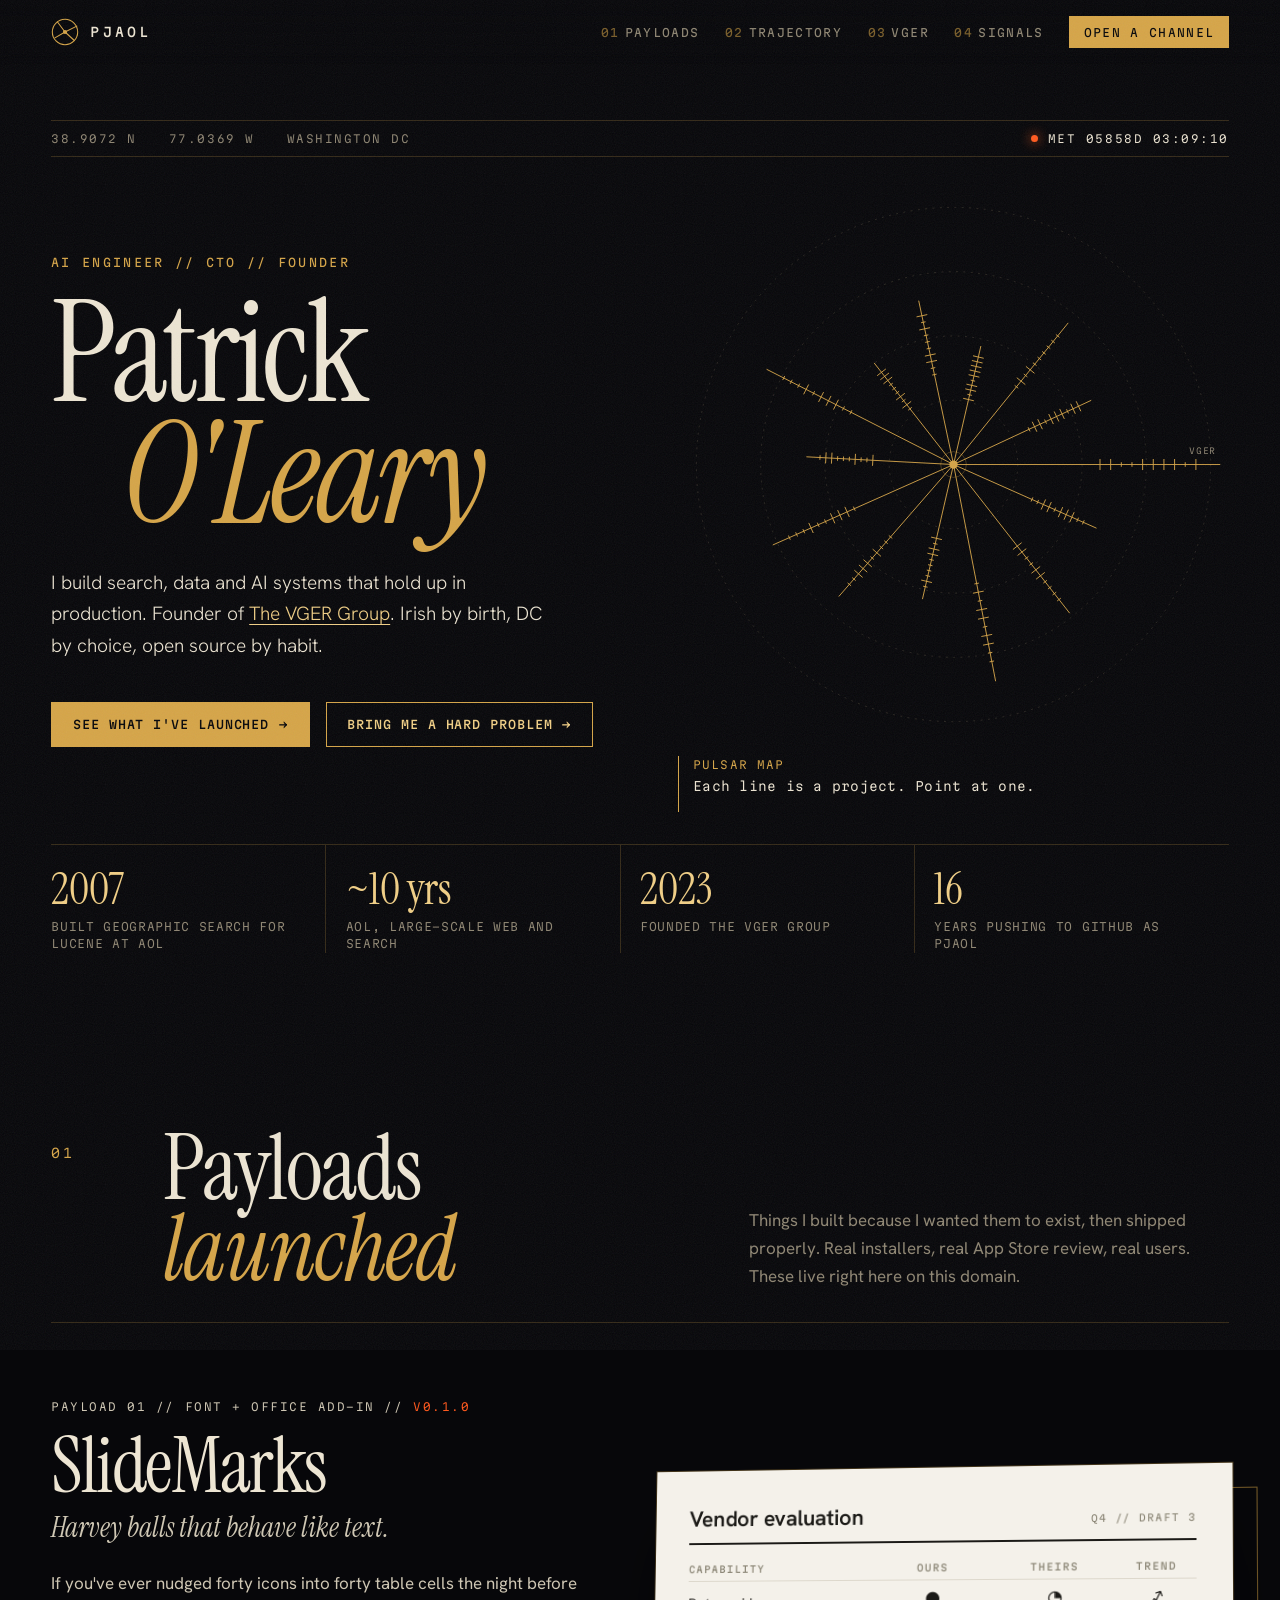
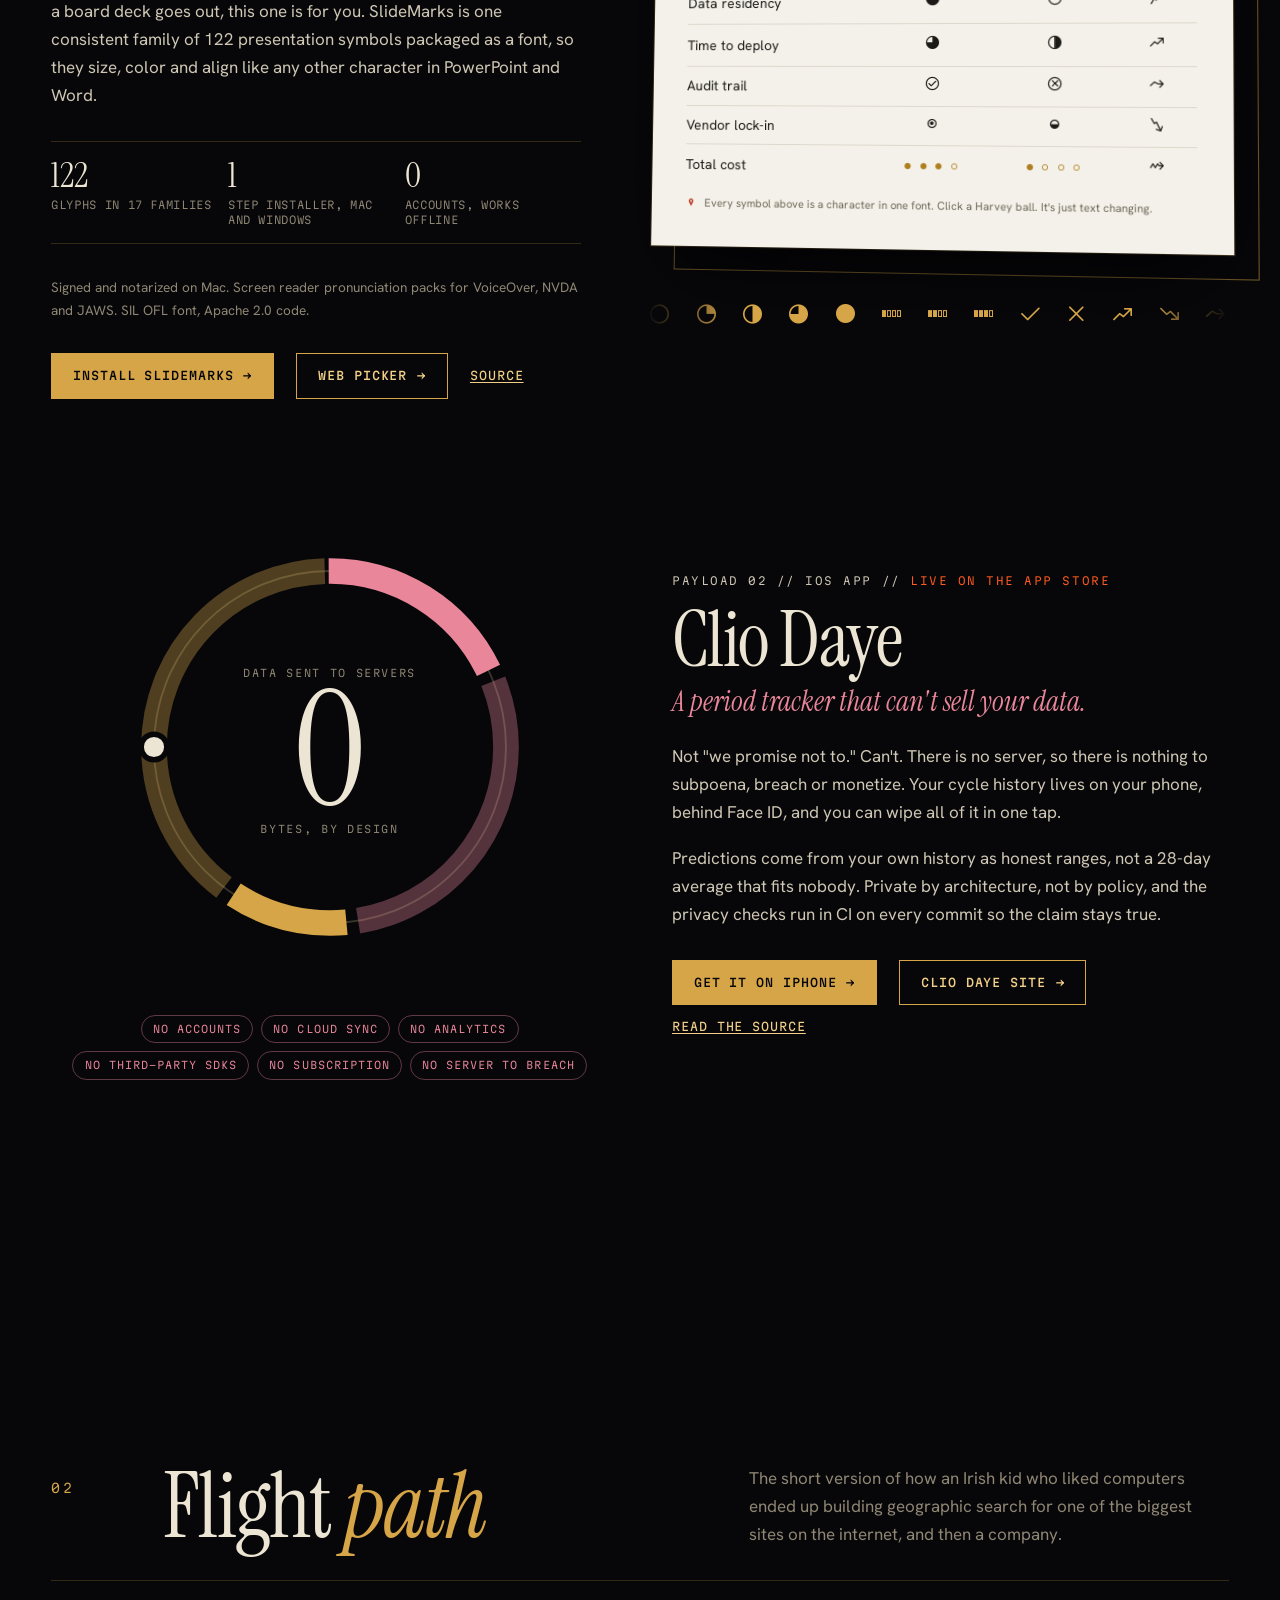
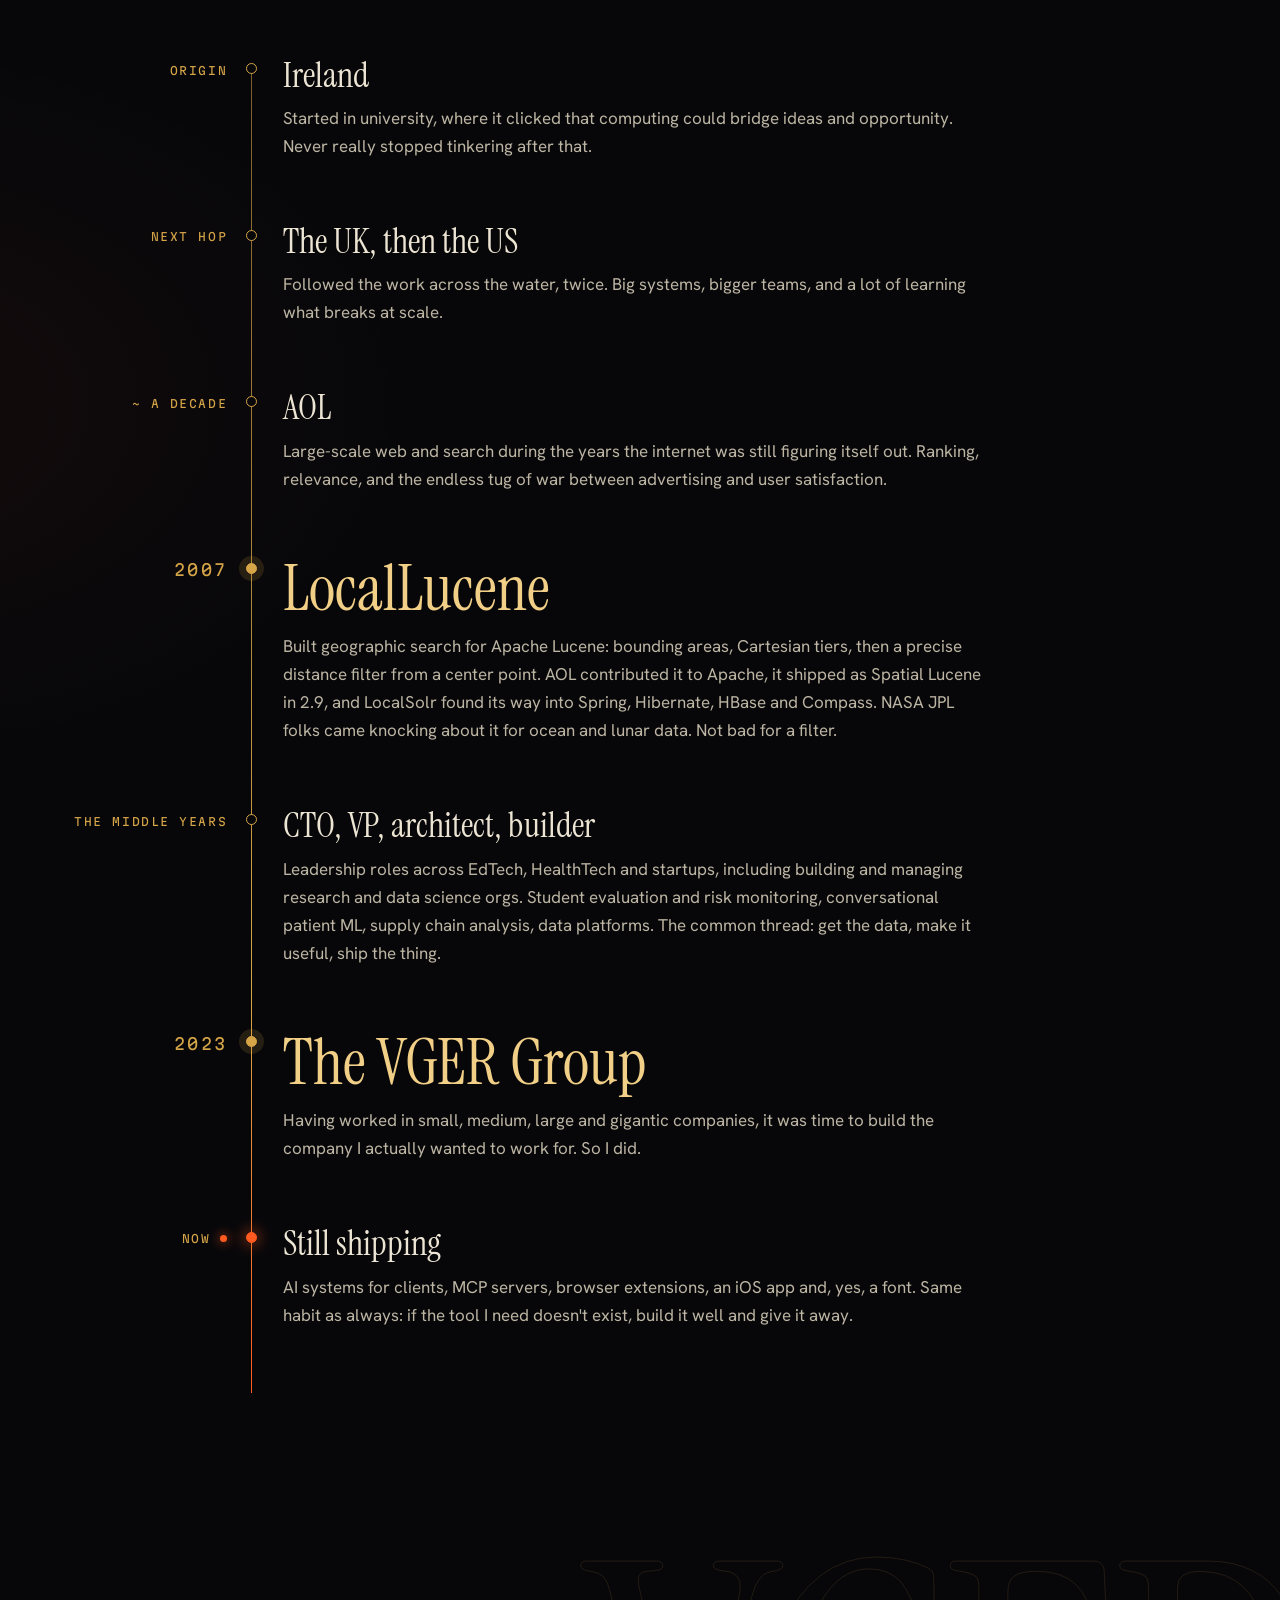
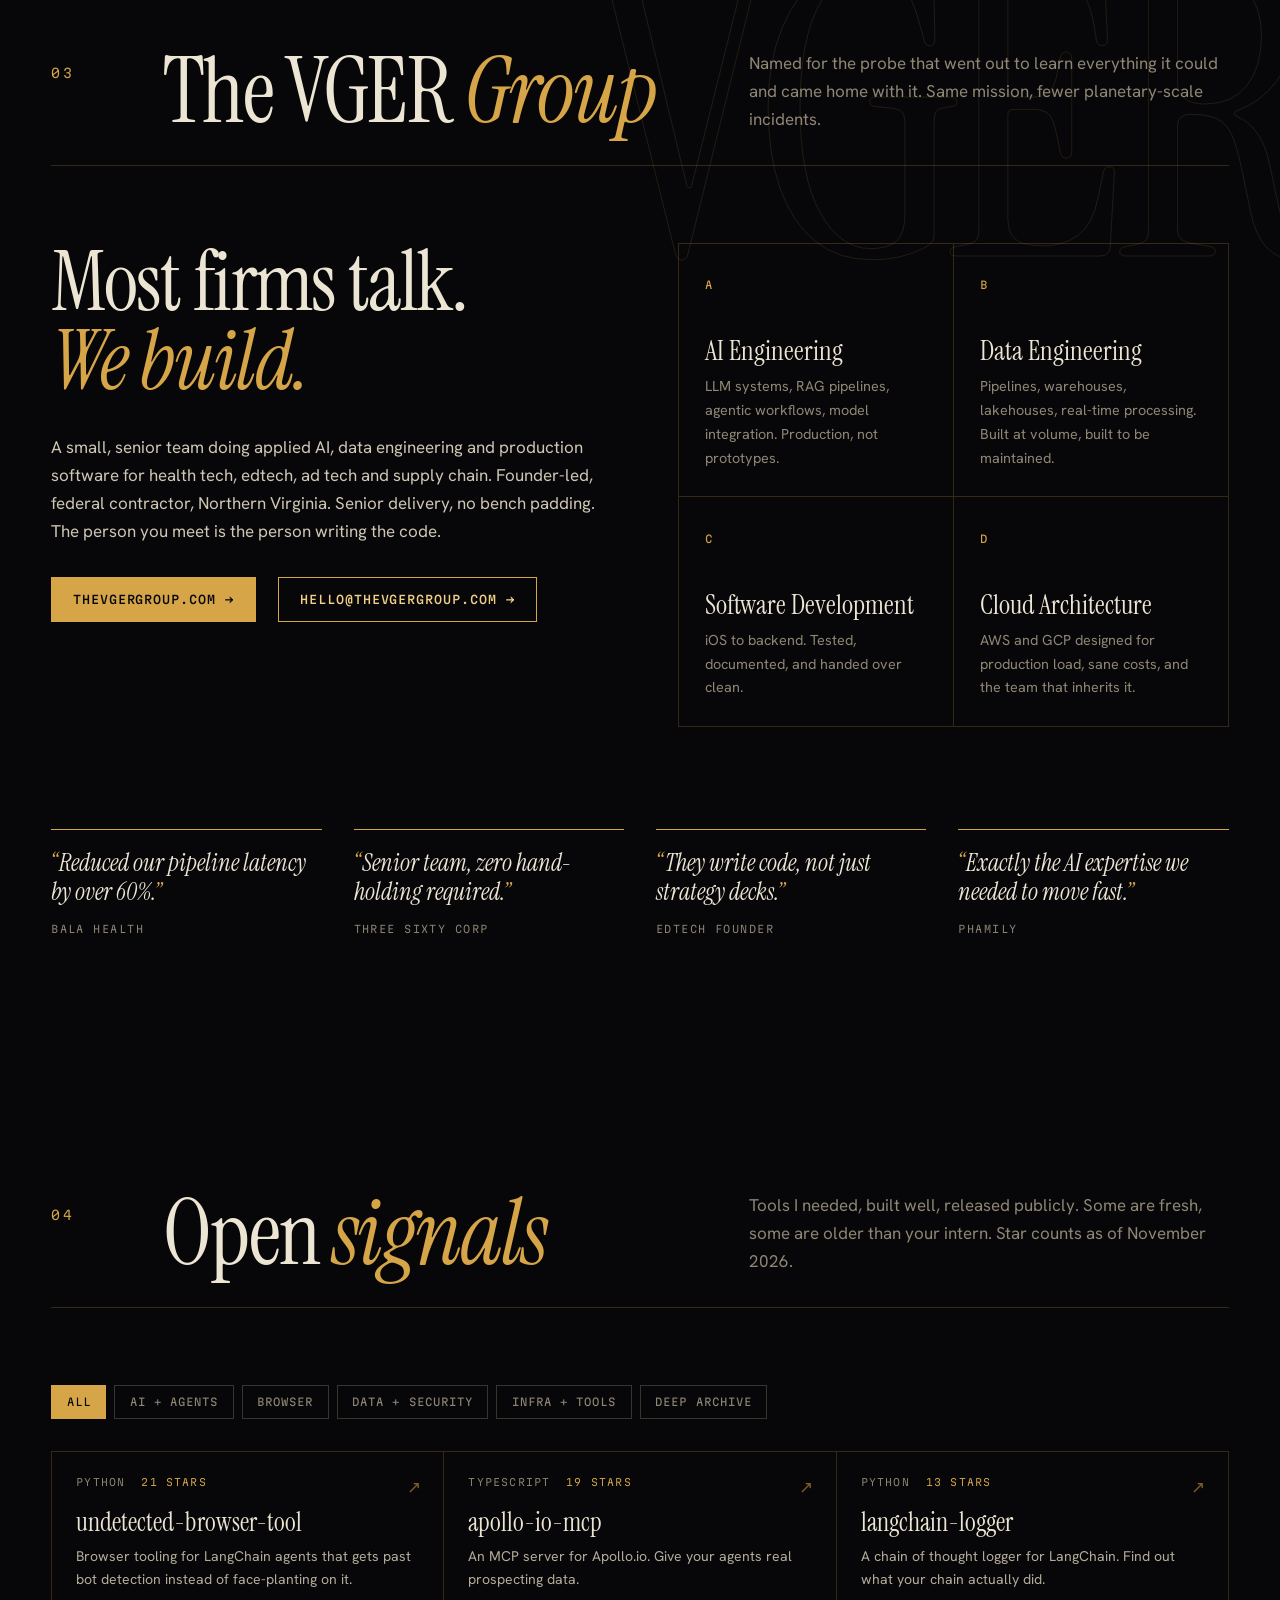
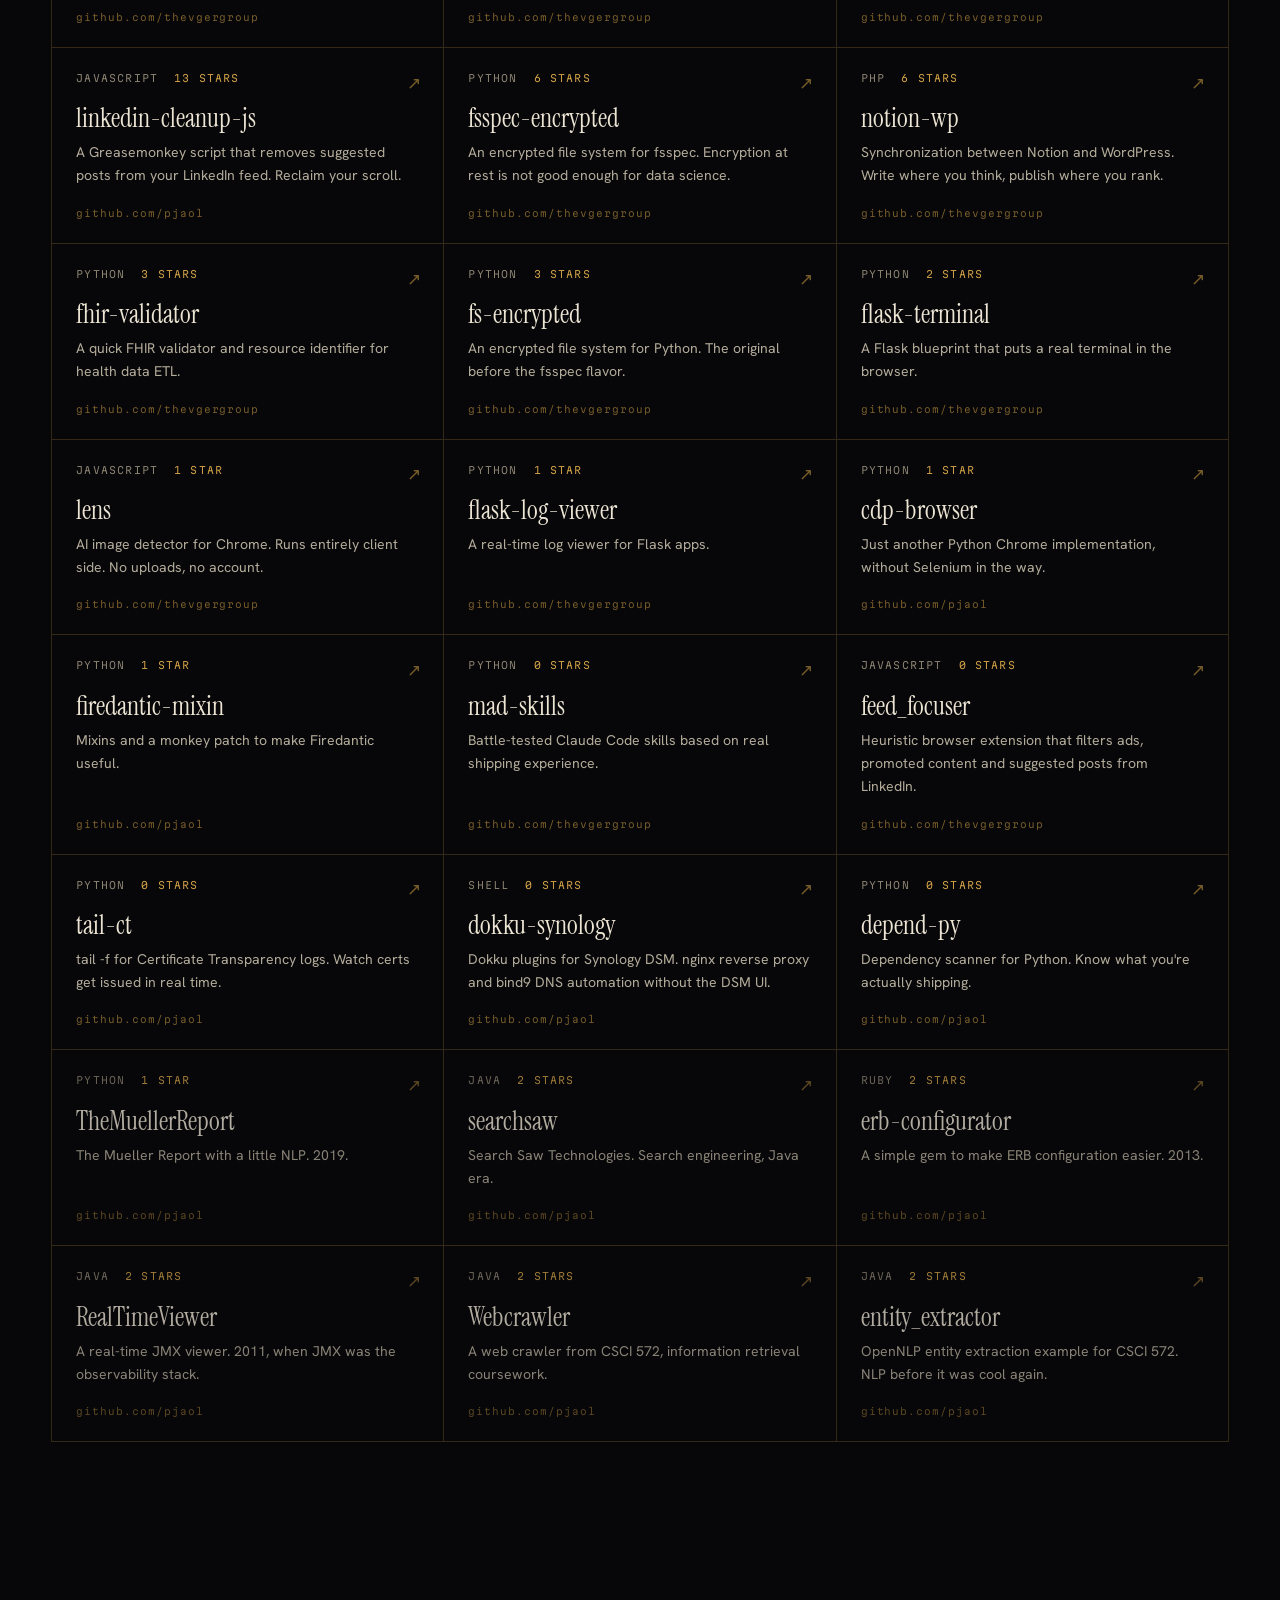
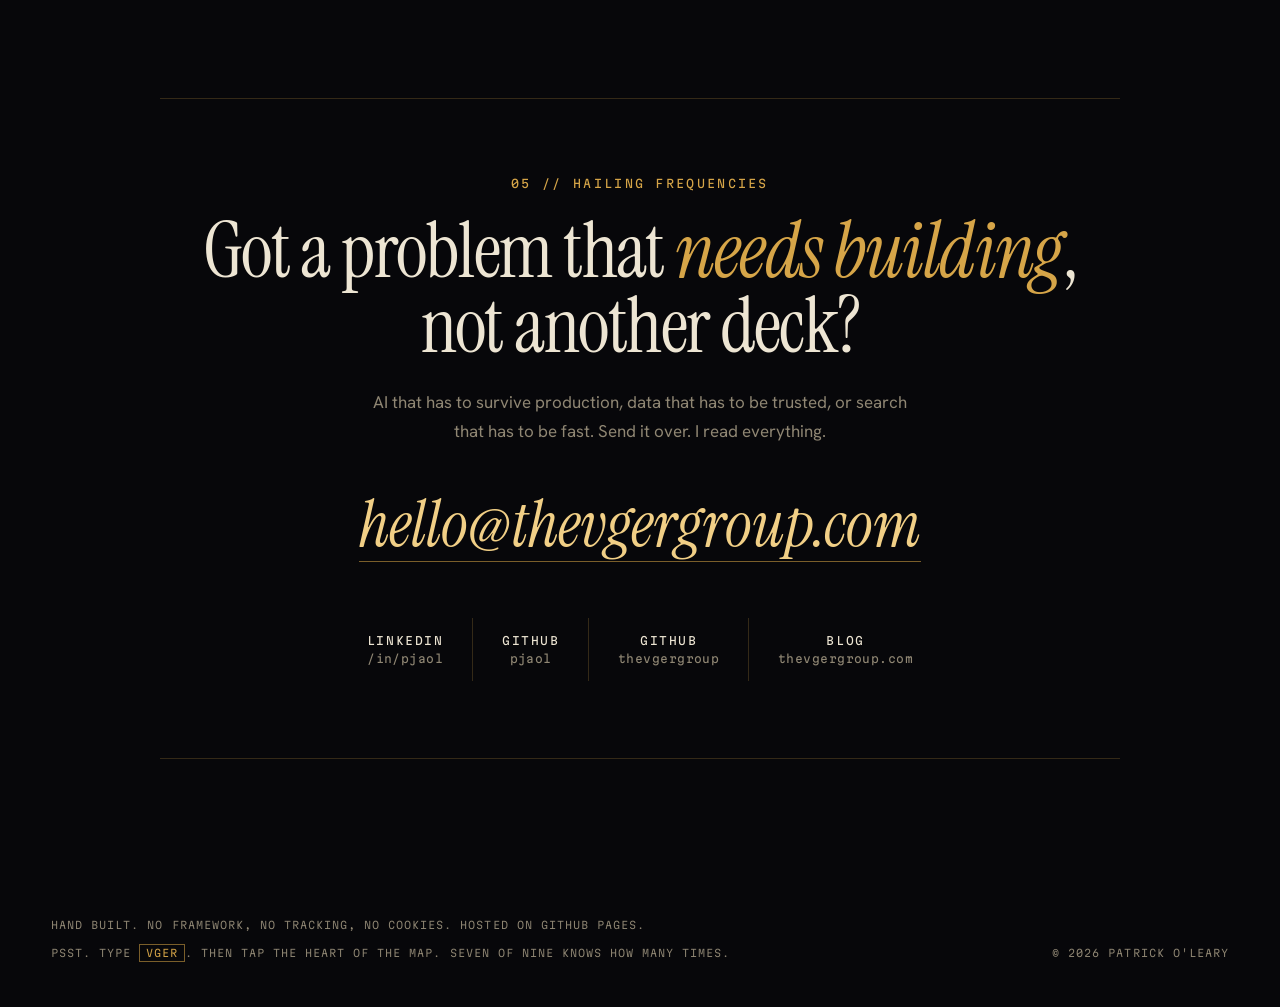
<file: index.html>
<!doctype html>
<html lang="en">
<head>
  <meta charset="utf-8">
  <meta name="viewport" content="width=device-width, initial-scale=1">
  <title>Patrick O'Leary: AI Engineer, CTO, Founder of The VGER Group</title>
  <meta name="description" content="Patrick O'Leary, AI and data engineering leader in Washington DC. Founder of The VGER Group, creator of LocalLucene, builder of SlideMarks and Clio Daye.">
  <meta name="author" content="Patrick O'Leary">
  <meta name="robots" content="index, follow, max-image-preview:large">
  <link rel="canonical" href="https://pjaol.github.io/">

  <meta property="og:type" content="profile">
  <meta property="og:site_name" content="Patrick O'Leary">
  <meta property="og:locale" content="en_US">
  <meta property="og:url" content="https://pjaol.github.io/">
  <meta property="og:title" content="Patrick O'Leary: AI Engineer, CTO, Founder of The VGER Group">
  <meta property="og:description" content="Search, data and AI systems that hold up in production. Creator of LocalLucene. Founder of The VGER Group. Builder of SlideMarks and Clio Daye.">
  <meta property="og:image" content="https://pjaol.github.io/assets/og-image.png">
  <meta property="og:image:width" content="1200">
  <meta property="og:image:height" content="630">
  <meta property="og:image:alt" content="Patrick O'Leary. A gold pulsar map on black, in the style of the Voyager Golden Record.">
  <meta property="profile:first_name" content="Patrick">
  <meta property="profile:last_name" content="O'Leary">
  <meta property="profile:username" content="pjaol">
  <meta name="twitter:card" content="summary_large_image">
  <meta name="twitter:title" content="Patrick O'Leary: AI Engineer, CTO, Founder of The VGER Group">
  <meta name="twitter:description" content="Search, data and AI systems that hold up in production. Creator of LocalLucene. Founder of The VGER Group.">
  <meta name="twitter:image" content="https://pjaol.github.io/assets/og-image.png">

  <meta name="theme-color" content="#07070a">
  <link rel="icon" href="assets/favicon.svg" type="image/svg+xml">
  <link rel="icon" href="assets/favicon-32.png" type="image/png" sizes="32x32">
  <link rel="apple-touch-icon" href="assets/apple-touch-icon.png">
  <link rel="manifest" href="site.webmanifest">
  <link rel="me" href="https://github.com/pjaol">
  <link rel="me" href="https://www.linkedin.com/in/pjaol/">
  <link rel="preload" href="assets/SlideMarks-Regular.woff2" as="font" type="font/woff2" crossorigin>

  <script type="application/ld+json">
  {
    "@context": "https://schema.org",
    "@graph": [
      {
        "@type": "ProfilePage",
        "@id": "https://pjaol.github.io/#page",
        "url": "https://pjaol.github.io/",
        "name": "Patrick O'Leary: AI Engineer, CTO, Founder of The VGER Group",
        "inLanguage": "en",
        "mainEntity": { "@id": "https://pjaol.github.io/#person" },
        "about": { "@id": "https://pjaol.github.io/#person" },
        "hasPart": [
          { "@id": "https://pjaol.github.io/SlideMarks/#app" },
          { "@id": "https://pjaol.github.io/safeflow/#app" }
        ]
      },
      {
        "@type": "Person",
        "@id": "https://pjaol.github.io/#person",
        "name": "Patrick O'Leary",
        "alternateName": "pjaol",
        "url": "https://pjaol.github.io/",
        "email": "mailto:hello@thevgergroup.com",
        "jobTitle": "Founder and CEO",
        "description": "AI, data and search engineering leader. Founder of The VGER Group. Creator of LocalLucene, the geographic search extension that became Spatial Lucene.",
        "worksFor": { "@id": "https://thevgergroup.com/#org" },
        "founder": { "@id": "https://thevgergroup.com/#org" },
        "homeLocation": { "@type": "Place", "name": "Washington, DC, United States" },
        "knowsAbout": [
          "Artificial intelligence", "Machine learning", "Large language models", "Retrieval-augmented generation",
          "AI agents", "Model Context Protocol", "Search engines", "Apache Lucene", "Apache Solr", "Geospatial search",
          "Data engineering", "Data science", "Software architecture", "Cloud architecture", "Privacy engineering",
          "Health technology", "Education technology"
        ],
        "sameAs": [
          "https://www.linkedin.com/in/pjaol/",
          "https://github.com/pjaol",
          "https://thevgergroup.com/about"
        ]
      },
      {
        "@type": "Organization",
        "@id": "https://thevgergroup.com/#org",
        "name": "The VGER Group",
        "url": "https://thevgergroup.com/",
        "email": "hello@thevgergroup.com",
        "description": "AI consultancy and engineering group. Applied AI, data engineering, software development and cloud architecture.",
        "foundingDate": "2023",
        "areaServed": "US",
        "founder": { "@id": "https://pjaol.github.io/#person" },
        "sameAs": [
          "https://www.linkedin.com/company/the-vger-group",
          "https://github.com/thevgergroup"
        ]
      },
      {
        "@type": "SoftwareApplication",
        "@id": "https://pjaol.github.io/SlideMarks/#app",
        "name": "SlideMarks",
        "url": "https://pjaol.github.io/SlideMarks/",
        "description": "Harvey balls, arrows, checks, ratings and trend symbols for PowerPoint and Word tables, packaged as a font that behaves like text.",
        "applicationCategory": "BusinessApplication",
        "operatingSystem": "macOS, Windows",
        "softwareVersion": "0.1.0",
        "license": "https://www.apache.org/licenses/LICENSE-2.0",
        "codeRepository": "https://github.com/pjaol/SlideMarks",
        "author": { "@id": "https://pjaol.github.io/#person" },
        "offers": { "@type": "Offer", "price": "0", "priceCurrency": "USD" }
      },
      {
        "@type": "MobileApplication",
        "@id": "https://pjaol.github.io/safeflow/#app",
        "name": "Clio Daye",
        "url": "https://pjaol.github.io/safeflow/",
        "installUrl": "https://apps.apple.com/app/id6761509532",
        "description": "Privacy-first menstrual cycle tracker for iPhone. No accounts, no cloud sync, no analytics. Everything stays on your device.",
        "applicationCategory": "HealthApplication",
        "operatingSystem": "iOS",
        "codeRepository": "https://github.com/pjaol/safeflow",
        "author": { "@id": "https://pjaol.github.io/#person" },
        "publisher": { "@id": "https://thevgergroup.com/#org" },
        "offers": { "@type": "Offer", "price": "0", "priceCurrency": "USD" }
      }
    ]
  }
  </script>
  <link rel="preconnect" href="https://fonts.googleapis.com">
  <link rel="preconnect" href="https://fonts.gstatic.com" crossorigin>
  <link rel="preload" as="style" href="https://fonts.googleapis.com/css2?family=Instrument+Serif:ital@0;1&family=Hanken+Grotesk:wght@300;400;500;600&family=Martian+Mono:wght@300;400;500&display=swap">
  <link rel="stylesheet" href="https://fonts.googleapis.com/css2?family=Instrument+Serif:ital@0;1&family=Hanken+Grotesk:wght@300;400;500;600&family=Martian+Mono:wght@300;400;500&display=swap" media="print" onload="this.media='all'">
  <noscript><link rel="stylesheet" href="https://fonts.googleapis.com/css2?family=Instrument+Serif:ital@0;1&family=Hanken+Grotesk:wght@300;400;500;600&family=Martian+Mono:wght@300;400;500&display=swap"></noscript>
  <link rel="stylesheet" href="assets/style.css">
</head>
<body>
  <a class="skip" href="#main">Skip to content</a>
  <div class="grain" aria-hidden="true"></div>

  <header class="bar">
    <a class="mark" href="#top" title="Back to top">
      <svg viewBox="0 0 32 32" aria-hidden="true"><circle cx="16" cy="16" r="14.5"/><circle cx="16" cy="16" r="2.4" class="fill"/><path d="M16 16 L30 9 M16 16 L27 26 M16 16 L4 23 M16 16 L7 4"/></svg>
      <span>PJAOL</span>
    </a>
    <nav aria-label="Primary">
      <a href="#payloads"><i>01</i>Payloads</a>
      <a href="#trajectory"><i>02</i>Trajectory</a>
      <a href="#vger"><i>03</i>VGER</a>
      <a href="#signals"><i>04</i>Signals</a>
      <a href="#hail" class="hail-link">Open a channel</a>
    </nav>
  </header>

  <main id="main">
    <!-- HERO -->
    <section class="hero" id="top">
      <div class="telemetry" aria-hidden="true">
        <span>38.9072 N</span><span>77.0369 W</span><span>Washington DC</span>
        <span class="live"><b></b>MET <output id="met">00000d 00:00:00</output></span>
      </div>

      <div class="hero-copy">
        <p class="eyebrow reveal" style="--d:0">AI engineer // CTO // Founder</p>
        <h1 class="reveal" style="--d:1">Patrick<br><em>O'Leary</em></h1>
        <p class="lede reveal" style="--d:2">I build search, data and AI systems that hold up in production. Founder of <a href="#vger">The VGER Group</a>. Irish by birth, DC by choice, open source by habit.</p>
        <div class="ctas reveal" style="--d:3">
          <a class="btn primary" href="#payloads">See what I've launched</a>
          <a class="btn ghost" href="#hail">Bring me a hard problem</a>
        </div>
      </div>

      <figure class="pulsar reveal" style="--d:2" aria-label="A pulsar map in the style of the Voyager Golden Record. Each line is a project. Hover or focus a line to read it.">
        <svg id="pulsar" viewBox="-300 -300 600 600" role="group" aria-label="Project pulsar map"></svg>
        <figcaption id="pulsar-readout">
          <span class="k">Pulsar map</span>
          <span class="v">Each line is a project. Point at one.</span>
        </figcaption>
      </figure>

      <dl class="stats reveal" style="--d:4">
        <div><dt>2007</dt><dd>Built geographic search for Lucene at AOL</dd></div>
        <div><dt>~10 yrs</dt><dd>AOL, large-scale web and search</dd></div>
        <div><dt>2023</dt><dd>Founded The VGER Group</dd></div>
        <div><dt>16</dt><dd>Years pushing to GitHub as pjaol</dd></div>
      </dl>
    </section>

    <!-- PAYLOADS -->
    <section class="section" id="payloads">
      <header class="section-head">
        <span class="num">01</span>
        <h2>Payloads <em>launched</em></h2>
        <p>Things I built because I wanted them to exist, then shipped properly. Real installers, real App Store review, real users. These live right here on this domain.</p>
      </header>

      <!-- SlideMarks -->
      <article class="payload sm" id="slidemarks">
        <div class="payload-copy">
          <p class="tag">Payload 01 // Font + Office add-in // <span>v0.1.0</span></p>
          <h3>SlideMarks</h3>
          <p class="pitch">Harvey balls that behave like text.</p>
          <p>If you've ever nudged forty icons into forty table cells the night before a board deck goes out, this one is for you. SlideMarks is one consistent family of 122 presentation symbols packaged as a font, so they size, color and align like any other character in PowerPoint and Word.</p>
          <ul class="specs">
            <li><b>122</b> glyphs in 17 families</li>
            <li><b>1</b> step installer, Mac and Windows</li>
            <li><b>0</b> accounts, works offline</li>
          </ul>
          <p class="fine">Signed and notarized on Mac. Screen reader pronunciation packs for VoiceOver, NVDA and JAWS. SIL OFL font, Apache 2.0 code.</p>
          <div class="links">
            <a class="btn primary" href="/SlideMarks/">Install SlideMarks</a>
            <a class="btn ghost" href="/SlideMarks/picker/">Web picker</a>
            <a class="txt" href="https://github.com/pjaol/SlideMarks">Source</a>
          </div>
        </div>
        <div class="payload-demo">
          <div class="slide">
            <div class="slide-head">
              <span>Vendor evaluation</span><span class="slide-meta">Q4 // Draft 3</span>
            </div>
            <table class="smtable" aria-label="Example comparison table set in the SlideMarks font">
              <thead><tr><th>Capability</th><th>Ours</th><th>Theirs</th><th>Trend</th></tr></thead>
              <tbody>
                <tr><td>Data residency</td><td><button class="hb" data-v="4"><span aria-hidden="true">&#xE004;</span><span class="sr">Harvey ball 100 percent</span></button></td><td><button class="hb" data-v="1"><span aria-hidden="true">&#xE001;</span><span class="sr">Harvey ball 25 percent</span></button></td><td class="g">&#xE073;</td></tr>
                <tr><td>Time to deploy</td><td><button class="hb" data-v="3"><span aria-hidden="true">&#xE003;</span><span class="sr">Harvey ball 75 percent</span></button></td><td><button class="hb" data-v="2"><span aria-hidden="true">&#xE002;</span><span class="sr">Harvey ball 50 percent</span></button></td><td class="g">&#xE070;</td></tr>
                <tr><td>Audit trail</td><td class="ok">&#xE05A;</td><td class="bad">&#xE05B;</td><td class="g">&#xE072;</td></tr>
                <tr><td>Vendor lock-in</td><td class="ok">&#xE064;</td><td class="warn">&#xE065;</td><td class="g bad">&#xE074;</td></tr>
                <tr><td>Total cost</td><td><span class="rating">&#xE053;&#xE053;&#xE053;&#xE052;</span></td><td><span class="rating">&#xE053;&#xE052;&#xE052;&#xE052;</span></td><td class="g">&#xE075;</td></tr>
              </tbody>
            </table>
            <p class="slide-note"><span class="g">&#xE087;</span> Every symbol above is a character in one font. Click a Harvey ball. It's just text changing.</p>
          </div>
          <div class="glyph-strip" aria-hidden="true">&#xE000;&#xE001;&#xE002;&#xE003;&#xE004;&#xE011;&#xE012;&#xE013;&#xE050;&#xE051;&#xE070;&#xE071;&#xE072;&#xE073;&#xE075;&#xE080;&#xE081;&#xE082;&#xE083;&#xE085;&#xE0A0;&#xE0A2;&#xE0A4;&#xE03F;&#xE03C;&#xE0BA;&#xE0B9;&#xE0BC;&#xE000;&#xE001;&#xE002;&#xE003;&#xE004;&#xE011;&#xE012;&#xE013;&#xE050;&#xE051;&#xE070;&#xE071;&#xE072;&#xE073;&#xE075;&#xE080;&#xE081;&#xE082;&#xE083;&#xE085;&#xE0A0;&#xE0A2;&#xE0A4;&#xE03F;&#xE03C;&#xE0BA;&#xE0B9;&#xE0BC;</div>
        </div>
      </article>

      <!-- Clio Daye -->
      <article class="payload clio" id="clio">
        <div class="payload-demo">
          <div class="ring-wrap">
            <svg class="ring" viewBox="0 0 240 240" aria-hidden="true">
              <circle class="track" cx="120" cy="120" r="96"/>
              <circle class="ph ph1" cx="120" cy="120" r="96" pathLength="28"/>
              <circle class="ph ph2" cx="120" cy="120" r="96" pathLength="28"/>
              <circle class="ph ph3" cx="120" cy="120" r="96" pathLength="28"/>
              <circle class="ph ph4" cx="120" cy="120" r="96" pathLength="28"/>
              <g class="orbit"><circle cx="120" cy="24" r="7" class="dot"/></g>
            </svg>
            <div class="ring-center">
              <span class="k">Data sent to servers</span>
              <span class="zero">0</span>
              <span class="k">bytes, by design</span>
            </div>
          </div>
          <ul class="nots" aria-label="What Clio Daye does not have">
            <li>No accounts</li><li>No cloud sync</li><li>No analytics</li><li>No third-party SDKs</li><li>No subscription</li><li>No server to breach</li>
          </ul>
        </div>
        <div class="payload-copy">
          <p class="tag">Payload 02 // iOS app // <span>Live on the App Store</span></p>
          <h3>Clio Daye</h3>
          <p class="pitch">A period tracker that can't sell your data.</p>
          <p>Not "we promise not to." Can't. There is no server, so there is nothing to subpoena, breach or monetize. Your cycle history lives on your phone, behind Face ID, and you can wipe all of it in one tap.</p>
          <p>Predictions come from your own history as honest ranges, not a 28-day average that fits nobody. Private by architecture, not by policy, and the privacy checks run in CI on every commit so the claim stays true.</p>
          <div class="links">
            <a class="btn primary" href="https://apps.apple.com/app/id6761509532">Get it on iPhone</a>
            <a class="btn ghost" href="/safeflow/">Clio Daye site</a>
            <a class="txt" href="https://github.com/pjaol/safeflow">Read the source</a>
          </div>
        </div>
      </article>
    </section>

    <!-- TRAJECTORY -->
    <section class="section trajectory" id="trajectory">
      <header class="section-head">
        <span class="num">02</span>
        <h2>Flight <em>path</em></h2>
        <p>The short version of how an Irish kid who liked computers ended up building geographic search for one of the biggest sites on the internet, and then a company.</p>
      </header>

      <ol class="path">
        <li>
          <span class="when">Origin</span>
          <h3>Ireland</h3>
          <p>Started in university, where it clicked that computing could bridge ideas and opportunity. Never really stopped tinkering after that.</p>
        </li>
        <li>
          <span class="when">Next hop</span>
          <h3>The UK, then the US</h3>
          <p>Followed the work across the water, twice. Big systems, bigger teams, and a lot of learning what breaks at scale.</p>
        </li>
        <li>
          <span class="when">~ a decade</span>
          <h3>AOL</h3>
          <p>Large-scale web and search during the years the internet was still figuring itself out. Ranking, relevance, and the endless tug of war between advertising and user satisfaction.</p>
        </li>
        <li class="big">
          <span class="when">2007</span>
          <h3>LocalLucene</h3>
          <p>Built geographic search for Apache Lucene: bounding areas, Cartesian tiers, then a precise distance filter from a center point. AOL contributed it to Apache, it shipped as Spatial Lucene in 2.9, and LocalSolr found its way into Spring, Hibernate, HBase and Compass. NASA JPL folks came knocking about it for ocean and lunar data. Not bad for a filter.</p>
        </li>
        <li>
          <span class="when">The middle years</span>
          <h3>CTO, VP, architect, builder</h3>
          <p>Leadership roles across EdTech, HealthTech and startups, including building and managing research and data science orgs. Student evaluation and risk monitoring, conversational patient ML, supply chain analysis, data platforms. The common thread: get the data, make it useful, ship the thing.</p>
        </li>
        <li class="big">
          <span class="when">2023</span>
          <h3>The VGER Group</h3>
          <p>Having worked in small, medium, large and gigantic companies, it was time to build the company I actually wanted to work for. So I did.</p>
        </li>
        <li class="now">
          <span class="when">Now <b class="pulse"></b></span>
          <h3>Still shipping</h3>
          <p>AI systems for clients, MCP servers, browser extensions, an iOS app and, yes, a font. Same habit as always: if the tool I need doesn't exist, build it well and give it away.</p>
        </li>
      </ol>
    </section>

    <!-- VGER -->
    <section class="section vger" id="vger">
      <div class="vger-bg" aria-hidden="true">VGER</div>
      <header class="section-head">
        <span class="num">03</span>
        <h2>The VGER <em>Group</em></h2>
        <p>Named for the probe that went out to learn everything it could and came home with it. Same mission, fewer planetary-scale incidents.</p>
      </header>

      <div class="vger-grid">
        <div class="manifesto">
          <p class="big-line">Most firms talk.<br><em>We build.</em></p>
          <p>A small, senior team doing applied AI, data engineering and production software for health tech, edtech, ad tech and supply chain. Founder-led, federal contractor, Northern Virginia. Senior delivery, no bench padding. The person you meet is the person writing the code.</p>
          <div class="links">
            <a class="btn primary" href="https://thevgergroup.com">thevgergroup.com</a>
            <a class="btn ghost" href="mailto:hello@thevgergroup.com">hello@thevgergroup.com</a>
          </div>
        </div>

        <ul class="disciplines">
          <li><span>A</span><h3>AI Engineering</h3><p>LLM systems, RAG pipelines, agentic workflows, model integration. Production, not prototypes.</p></li>
          <li><span>B</span><h3>Data Engineering</h3><p>Pipelines, warehouses, lakehouses, real-time processing. Built at volume, built to be maintained.</p></li>
          <li><span>C</span><h3>Software Development</h3><p>iOS to backend. Tested, documented, and handed over clean.</p></li>
          <li><span>D</span><h3>Cloud Architecture</h3><p>AWS and GCP designed for production load, sane costs, and the team that inherits it.</p></li>
        </ul>
      </div>

      <div class="quotes" aria-label="What clients say">
        <figure><blockquote>Reduced our pipeline latency by over 60%.</blockquote><figcaption>Bala Health</figcaption></figure>
        <figure><blockquote>Senior team, zero hand-holding required.</blockquote><figcaption>Three Sixty Corp</figcaption></figure>
        <figure><blockquote>They write code, not just strategy decks.</blockquote><figcaption>EdTech founder</figcaption></figure>
        <figure><blockquote>Exactly the AI expertise we needed to move fast.</blockquote><figcaption>Phamily</figcaption></figure>
      </div>
    </section>

    <!-- SIGNALS -->
    <section class="section signals" id="signals">
      <header class="section-head">
        <span class="num">04</span>
        <h2>Open <em>signals</em></h2>
        <p>Tools I needed, built well, released publicly. Some are fresh, some are older than your intern. Star counts as of November 2026.</p>
      </header>

      <div class="filters" role="group" aria-label="Filter projects">
        <button class="on" data-f="all">All</button>
        <button data-f="ai">AI + Agents</button>
        <button data-f="browser">Browser</button>
        <button data-f="data">Data + Security</button>
        <button data-f="infra">Infra + Tools</button>
        <button data-f="archive">Deep archive</button>
      </div>

      <ul class="repos" id="repos">
        <li data-c="ai"><a href="https://github.com/thevgergroup/undetected-browser-tool"><span class="meta"><span>Python</span><span class="st">21 stars</span></span><h3>undetected-browser-tool</h3><p>Browser tooling for LangChain agents that gets past bot detection instead of face-planting on it.</p><span class="own">github.com/thevgergroup</span></a></li>
        <li data-c="ai"><a href="https://github.com/thevgergroup/apollo-io-mcp"><span class="meta"><span>TypeScript</span><span class="st">19 stars</span></span><h3>apollo-io-mcp</h3><p>An MCP server for Apollo.io. Give your agents real prospecting data.</p><span class="own">github.com/thevgergroup</span></a></li>
        <li data-c="ai"><a href="https://github.com/thevgergroup/langchain-logger"><span class="meta"><span>Python</span><span class="st">13 stars</span></span><h3>langchain-logger</h3><p>A chain of thought logger for LangChain. Find out what your chain actually did.</p><span class="own">github.com/thevgergroup</span></a></li>
        <li data-c="browser"><a href="https://github.com/pjaol/linkedin-cleanup-js"><span class="meta"><span>JavaScript</span><span class="st">13 stars</span></span><h3>linkedin-cleanup-js</h3><p>A Greasemonkey script that removes suggested posts from your LinkedIn feed. Reclaim your scroll.</p><span class="own">github.com/pjaol</span></a></li>
        <li data-c="data"><a href="https://github.com/thevgergroup/fsspec-encrypted"><span class="meta"><span>Python</span><span class="st">6 stars</span></span><h3>fsspec-encrypted</h3><p>An encrypted file system for fsspec. Encryption at rest is not good enough for data science.</p><span class="own">github.com/thevgergroup</span></a></li>
        <li data-c="infra"><a href="https://github.com/thevgergroup/notion-wp"><span class="meta"><span>PHP</span><span class="st">6 stars</span></span><h3>notion-wp</h3><p>Synchronization between Notion and WordPress. Write where you think, publish where you rank.</p><span class="own">github.com/thevgergroup</span></a></li>
        <li data-c="data"><a href="https://github.com/thevgergroup/fhir-validator"><span class="meta"><span>Python</span><span class="st">3 stars</span></span><h3>fhir-validator</h3><p>A quick FHIR validator and resource identifier for health data ETL.</p><span class="own">github.com/thevgergroup</span></a></li>
        <li data-c="data"><a href="https://github.com/thevgergroup/fs-encrypted"><span class="meta"><span>Python</span><span class="st">3 stars</span></span><h3>fs-encrypted</h3><p>An encrypted file system for Python. The original before the fsspec flavor.</p><span class="own">github.com/thevgergroup</span></a></li>
        <li data-c="infra"><a href="https://github.com/thevgergroup/flask-terminal"><span class="meta"><span>Python</span><span class="st">2 stars</span></span><h3>flask-terminal</h3><p>A Flask blueprint that puts a real terminal in the browser.</p><span class="own">github.com/thevgergroup</span></a></li>
        <li data-c="browser"><a href="https://chromewebstore.google.com/detail/aafcnnbnfpcdiogncmdkffiajnlbkanl"><span class="meta"><span>JavaScript</span><span class="st">1 star</span></span><h3>lens</h3><p>AI image detector for Chrome. Runs entirely client side. No uploads, no account.</p><span class="own">github.com/thevgergroup</span></a></li>
        <li data-c="infra"><a href="https://github.com/thevgergroup/flask-log-viewer"><span class="meta"><span>Python</span><span class="st">1 star</span></span><h3>flask-log-viewer</h3><p>A real-time log viewer for Flask apps.</p><span class="own">github.com/thevgergroup</span></a></li>
        <li data-c="browser"><a href="https://github.com/pjaol/cdp-browser"><span class="meta"><span>Python</span><span class="st">1 star</span></span><h3>cdp-browser</h3><p>Just another Python Chrome implementation, without Selenium in the way.</p><span class="own">github.com/pjaol</span></a></li>
        <li data-c="data"><a href="https://github.com/pjaol/firedantic-mixin"><span class="meta"><span>Python</span><span class="st">1 star</span></span><h3>firedantic-mixin</h3><p>Mixins and a monkey patch to make Firedantic useful.</p><span class="own">github.com/pjaol</span></a></li>
        <li data-c="ai"><a href="https://github.com/thevgergroup/mad-skills"><span class="meta"><span>Python</span><span class="st">0 stars</span></span><h3>mad-skills</h3><p>Battle-tested Claude Code skills based on real shipping experience.</p><span class="own">github.com/thevgergroup</span></a></li>
        <li data-c="browser"><a href="https://github.com/thevgergroup/feed_focuser"><span class="meta"><span>JavaScript</span><span class="st">0 stars</span></span><h3>feed_focuser</h3><p>Heuristic browser extension that filters ads, promoted content and suggested posts from LinkedIn.</p><span class="own">github.com/thevgergroup</span></a></li>
        <li data-c="infra"><a href="https://github.com/pjaol/tail-ct"><span class="meta"><span>Python</span><span class="st">0 stars</span></span><h3>tail-ct</h3><p>tail -f for Certificate Transparency logs. Watch certs get issued in real time.</p><span class="own">github.com/pjaol</span></a></li>
        <li data-c="infra"><a href="https://github.com/pjaol/dokku-synology"><span class="meta"><span>Shell</span><span class="st">0 stars</span></span><h3>dokku-synology</h3><p>Dokku plugins for Synology DSM. nginx reverse proxy and bind9 DNS automation without the DSM UI.</p><span class="own">github.com/pjaol</span></a></li>
        <li data-c="data"><a href="https://github.com/pjaol/depend-py"><span class="meta"><span>Python</span><span class="st">0 stars</span></span><h3>depend-py</h3><p>Dependency scanner for Python. Know what you're actually shipping.</p><span class="own">github.com/pjaol</span></a></li>
        <li data-c="archive" class="archive"><a href="https://github.com/pjaol/TheMuellerReport"><span class="meta"><span>Python</span><span class="st">1 star</span></span><h3>TheMuellerReport</h3><p>The Mueller Report with a little NLP. 2019.</p><span class="own">github.com/pjaol</span></a></li>
        <li data-c="archive" class="archive"><a href="https://github.com/pjaol/searchsaw"><span class="meta"><span>Java</span><span class="st">2 stars</span></span><h3>searchsaw</h3><p>Search Saw Technologies. Search engineering, Java era.</p><span class="own">github.com/pjaol</span></a></li>
        <li data-c="archive" class="archive"><a href="https://github.com/pjaol/erb-configurator"><span class="meta"><span>Ruby</span><span class="st">2 stars</span></span><h3>erb-configurator</h3><p>A simple gem to make ERB configuration easier. 2013.</p><span class="own">github.com/pjaol</span></a></li>
        <li data-c="archive" class="archive"><a href="https://github.com/pjaol/RealTimeViewer"><span class="meta"><span>Java</span><span class="st">2 stars</span></span><h3>RealTimeViewer</h3><p>A real-time JMX viewer. 2011, when JMX was the observability stack.</p><span class="own">github.com/pjaol</span></a></li>
        <li data-c="archive" class="archive"><a href="https://github.com/pjaol/Webcrawler"><span class="meta"><span>Java</span><span class="st">2 stars</span></span><h3>Webcrawler</h3><p>A web crawler from CSCI 572, information retrieval coursework.</p><span class="own">github.com/pjaol</span></a></li>
        <li data-c="archive" class="archive"><a href="https://github.com/pjaol/entity_extractor"><span class="meta"><span>Java</span><span class="st">2 stars</span></span><h3>entity_extractor</h3><p>OpenNLP entity extraction example for CSCI 572. NLP before it was cool again.</p><span class="own">github.com/pjaol</span></a></li>
      </ul>
    </section>

    <!-- HAIL -->
    <section class="section hail" id="hail">
      <div class="hail-inner">
        <p class="eyebrow">05 // Hailing frequencies</p>
        <h2>Got a problem that <em>needs building</em>, not another deck?</h2>
        <p>AI that has to survive production, data that has to be trusted, or search that has to be fast. Send it over. I read everything.</p>
        <a class="email" href="mailto:hello@thevgergroup.com">hello@thevgergroup.com</a>
        <ul class="channels">
          <li><a rel="me" href="https://www.linkedin.com/in/pjaol/">LinkedIn<span>/in/pjaol</span></a></li>
          <li><a rel="me" href="https://github.com/pjaol">GitHub<span>pjaol</span></a></li>
          <li><a href="https://github.com/thevgergroup">GitHub<span>thevgergroup</span></a></li>
          <li><a href="https://thevgergroup.com/blog">Blog<span>thevgergroup.com</span></a></li>
        </ul>
      </div>
    </section>
  </main>

  <footer class="foot">
    <span>Hand built. No framework, no tracking, no cookies. Hosted on GitHub Pages.</span>
    <span class="hint">Psst. Type <kbd>vger</kbd>. Then tap the heart of the map. Seven of Nine knows how many times.</span>
    <span>&copy; <span id="yr">2026</span> Patrick O'Leary</span>
  </footer>

  <div class="transmission" id="transmission" role="dialog" aria-modal="true" aria-labelledby="tx-title" hidden>
    <div class="tx-box">
      <p class="tx-k">Incoming transmission</p>
      <p id="tx-title" class="tx-line"></p>
      <a id="tx-close" class="btn ghost" href="https://thevgergroup.com" target="_blank" rel="noopener">Acknowledge</a>
    </div>
  </div>

  <div class="collective" id="collective" role="dialog" aria-modal="true" aria-labelledby="cx-title" hidden>
    <div class="cx-grid" aria-hidden="true"></div>
    <div class="cx-scan" aria-hidden="true"></div>
    <div class="cx-box">
      <p class="cx-k">Unimatrix 01 // Subjunction 7 of 9</p>
      <div class="cx-frame"><img id="cx-img" alt="Patrick O'Leary as a Borg drone in front of a collective of drones, with The VGER Group lettered across the image" width="1248" height="832"></div>
      <p id="cx-title" class="cx-line">We are The VGER Group.</p>
      <p class="cx-sub" id="cx-sub"></p>
      <div class="cx-actions">
        <a id="cx-comply" class="btn primary cx-btn" href="https://thevgergroup.com" target="_blank" rel="noopener">Comply</a>
        <button type="button" id="cx-resist" class="btn ghost cx-btn">Resist</button>
      </div>
    </div>
  </div>

  <script src="assets/app.js" defer></script>
</body>
</html>
</file>
<file: assets/style.css>
/* Golden Record: gold engraving on deep space */

@font-face {
  font-family: "SlideMarks";
  src: url("SlideMarks-Regular.woff2") format("woff2");
  font-display: block;
}

:root {
  --void: #07070a;
  --void-2: #0d0c10;
  --panel: #111015;
  --gold: #d6a548;
  --gold-hi: #f1cf86;
  --gold-lo: #7a5e2a;
  --cream: #ede5d3;
  --dim: #8f8673;
  --faint: #3a352c;
  --signal: #ff5a1f;
  --rose: #e9869a;
  --ok: #8fd19e;
  --line: rgba(214, 165, 72, 0.22);
  --serif: "Instrument Serif", "Times New Roman", serif;
  --sans: "Hanken Grotesk", "Helvetica Neue", sans-serif;
  --mono: "Martian Mono", ui-monospace, monospace;
  --pad: clamp(1.25rem, 4vw, 4rem);
  --max: 1320px;
}

*, *::before, *::after { box-sizing: border-box; }
html { scroll-behavior: smooth; scroll-padding-top: 5rem; }
body {
  margin: 0;
  background:
    radial-gradient(1200px 700px at 78% -10%, rgba(214,165,72,0.10), transparent 60%),
    radial-gradient(900px 600px at -10% 40%, rgba(255,90,31,0.05), transparent 60%),
    var(--void);
  color: var(--cream);
  font: 400 1.0625rem/1.65 var(--sans);
  -webkit-font-smoothing: antialiased;
  overflow-x: hidden;
}
::selection { background: var(--gold); color: var(--void); }
a { color: var(--gold-hi); text-decoration-thickness: 1px; text-underline-offset: 0.2em; }
a:hover { color: var(--cream); }
:focus-visible { outline: 1px solid var(--gold-hi); outline-offset: 4px; }
em { font-family: var(--serif); font-style: italic; font-weight: 400; color: var(--gold); }

.sr { position: absolute; width: 1px; height: 1px; padding: 0; margin: -1px; overflow: hidden; clip: rect(0 0 0 0); white-space: nowrap; border: 0; }
.skip { position: absolute; left: -999px; top: 0; background: var(--gold); color: var(--void); padding: .5rem 1rem; z-index: 100; }
.skip:focus { left: 1rem; top: 1rem; }

/* film grain */
.grain {
  position: fixed; inset: -50%; z-index: 50; pointer-events: none; opacity: .07;
  background-image: url("data:image/svg+xml,%3Csvg xmlns='http://www.w3.org/2000/svg' width='200' height='200'%3E%3Cfilter id='n'%3E%3CfeTurbulence type='fractalNoise' baseFrequency='.9' numOctaves='3' stitchTiles='stitch'/%3E%3C/filter%3E%3Crect width='100%25' height='100%25' filter='url(%23n)'/%3E%3C/svg%3E");
  animation: grain 1.2s steps(6) infinite;
}
@keyframes grain {
  0% { transform: translate(0,0) } 20% { transform: translate(-3%,2%) } 40% { transform: translate(2%,-4%) }
  60% { transform: translate(-4%,-1%) } 80% { transform: translate(3%,3%) } 100% { transform: translate(0,0) }
}

/* buttons */
.btn {
  display: inline-flex; align-items: center; gap: .6rem;
  font: 500 .72rem/1 var(--mono); letter-spacing: .08em; text-transform: uppercase;
  padding: 1rem 1.3rem; border: 1px solid var(--gold); color: var(--gold-hi);
  text-decoration: none; background: transparent; cursor: pointer;
  transition: background .25s, color .25s, transform .25s;
}
.btn::after { content: "\2192"; transition: transform .25s; }
.btn:hover { transform: translateY(-2px); }
.btn:hover::after { transform: translateX(4px); }
.btn.primary { background: var(--gold); color: var(--void); }
.btn.primary:hover { background: var(--gold-hi); color: var(--void); }
.btn.ghost:hover { background: rgba(214,165,72,.1); color: var(--cream); }
.txt { font: 400 .72rem/1 var(--mono); letter-spacing: .08em; text-transform: uppercase; }

/* top bar */
.bar {
  position: fixed; top: 0; left: 0; right: 0; z-index: 40;
  display: flex; justify-content: space-between; align-items: center;
  padding: 1rem var(--pad);
  background: linear-gradient(var(--void), rgba(7,7,10,.6) 70%, transparent);
  backdrop-filter: blur(6px);
}
.mark { display: flex; align-items: center; gap: .7rem; text-decoration: none; color: var(--cream); font: 500 .8rem var(--mono); letter-spacing: .25em; }
.mark svg { width: 28px; height: 28px; fill: none; stroke: var(--gold); stroke-width: 1.2; transition: transform 1.2s cubic-bezier(.2,.8,.2,1); }
.mark svg .fill { fill: var(--gold); stroke: none; }
.mark:hover svg { transform: rotate(180deg); }
.bar nav { display: flex; gap: clamp(.8rem, 2vw, 2rem); align-items: center; }
.bar nav a { font: 400 .7rem var(--mono); letter-spacing: .12em; text-transform: uppercase; color: var(--dim); text-decoration: none; transition: color .2s; }
.bar nav a i { font-style: normal; color: var(--gold-lo); margin-right: .45em; }
.bar nav a:hover, .bar nav a.active { color: var(--cream); }
.bar nav a.active i { color: var(--gold); }
.bar nav .hail-link { color: var(--void); background: var(--gold); padding: .6rem .9rem; }
.bar nav .hail-link:hover { background: var(--gold-hi); color: var(--void); }

/* hero */
.hero {
  position: relative; min-height: 100vh; max-width: var(--max); margin: 0 auto;
  padding: 7.5rem var(--pad) 3rem;
  display: grid; grid-template-columns: 1.05fr 1fr; grid-template-rows: auto 1fr auto; gap: 2rem 3rem;
}
.telemetry {
  grid-column: 1 / -1; display: flex; flex-wrap: wrap; gap: .5rem 2rem;
  font: 300 .68rem var(--mono); letter-spacing: .14em; text-transform: uppercase; color: var(--dim);
  border-top: 1px solid var(--line); border-bottom: 1px solid var(--line); padding: .7rem 0;
}
.telemetry .live { margin-left: auto; color: var(--cream); display: flex; align-items: center; gap: .6rem; }
.telemetry .live b, .pulse { width: 7px; height: 7px; border-radius: 50%; background: var(--signal); box-shadow: 0 0 12px var(--signal); animation: blink 1.6s infinite; display: inline-block; }
.telemetry output { font-variant-numeric: tabular-nums; }
@keyframes blink { 50% { opacity: .25 } }

.hero-copy { align-self: center; position: relative; z-index: 2; }
.eyebrow { font: 400 .72rem var(--mono); letter-spacing: .2em; text-transform: uppercase; color: var(--gold); margin: 0 0 1.5rem; }
h1 {
  font: 400 clamp(4.2rem, 11vw, 10.5rem)/.86 var(--serif); letter-spacing: -.03em; margin: 0 0 2rem;
}
h1 em { display: inline-block; padding-left: .5em; }
.lede { font-size: clamp(1.1rem, 1.5vw, 1.35rem); max-width: 31rem; color: var(--cream); font-weight: 300; margin: 0 0 2.5rem; }
.ctas { display: flex; flex-wrap: wrap; gap: 1rem; }

.pulsar { margin: 0; align-self: center; position: relative; }
.pulsar svg { width: 100%; height: auto; max-height: 72vh; display: block; overflow: visible; }
.pulsar figcaption {
  font: 300 .68rem/1.6 var(--mono); letter-spacing: .1em; text-transform: uppercase;
  display: flex; flex-direction: column; gap: .2rem; min-height: 3.5rem;
  border-left: 1px solid var(--gold); padding-left: .9rem; margin-top: 1rem; max-width: 26rem;
}
.pulsar .k { color: var(--gold); }
.pulsar .v { color: var(--cream); text-transform: none; letter-spacing: .02em; font-size: .78rem; }

#pulsar .ray { stroke: var(--gold); stroke-width: 1; fill: none; stroke-linecap: round; transition: stroke .25s, stroke-width .25s; }
#pulsar .tick { stroke: var(--gold); stroke-width: 1; }
#pulsar .hit { stroke: transparent; stroke-width: 16; cursor: pointer; pointer-events: stroke; }
#pulsar .hit:focus { outline: none; }
#pulsar g.on .ray, #pulsar g.on .tick { stroke: var(--gold-hi); stroke-width: 2; }
#pulsar g.on .ray { filter: drop-shadow(0 0 6px rgba(241,207,134,.8)); }
#pulsar .core { fill: var(--gold); }
#pulsar .halo { fill: none; stroke: var(--gold); stroke-width: .6; opacity: .5; }
#pulsar .orbitline { fill: none; stroke: var(--faint); stroke-width: .8; stroke-dasharray: 2 6; }
#pulsar .label { font: 300 9px var(--mono); fill: var(--dim); letter-spacing: .1em; text-transform: uppercase; }
#pulsar .draw { stroke-dasharray: var(--len); stroke-dashoffset: var(--len); animation: draw 1.6s cubic-bezier(.6,0,.2,1) forwards; animation-delay: var(--dl); }
@keyframes draw { to { stroke-dashoffset: 0; } }
#pulsar .spin { transform-origin: 0 0; animation: spin 240s linear infinite; }
@keyframes spin { to { transform: rotate(360deg) } }

.stats { grid-column: 1 / -1; display: grid; grid-template-columns: repeat(4, 1fr); margin: 0; border-top: 1px solid var(--line); }
.stats div { padding: 1.4rem 1.2rem 0 0; border-right: 1px solid var(--line); margin-right: 1.2rem; }
.stats div:last-child { border-right: 0; }
.stats dt { font: 400 clamp(2rem, 3.4vw, 3rem)/1 var(--serif); color: var(--gold-hi); margin-bottom: .5rem; }
.stats dd { margin: 0; font: 300 .7rem/1.5 var(--mono); letter-spacing: .06em; text-transform: uppercase; color: var(--dim); }

/* reveals */
.reveal { opacity: 0; transform: translateY(18px); animation: rise 1s cubic-bezier(.2,.8,.2,1) forwards; animation-delay: calc(var(--d, 0) * 140ms + 150ms); }
@keyframes rise { to { opacity: 1; transform: none; } }
.inview { opacity: 0; transform: translateY(40px); transition: opacity .9s cubic-bezier(.2,.8,.2,1), transform .9s cubic-bezier(.2,.8,.2,1); }
.inview.seen { opacity: 1; transform: none; }

/* sections */
.section { max-width: var(--max); margin: 0 auto; padding: clamp(5rem, 10vw, 9rem) var(--pad); position: relative; }
.section-head { display: grid; grid-template-columns: 5rem 1fr 1fr; gap: 1rem 2rem; align-items: end; margin-bottom: clamp(3rem, 6vw, 5rem); border-bottom: 1px solid var(--line); padding-bottom: 2rem; }
.section-head .num { font: 300 .8rem var(--mono); color: var(--gold); letter-spacing: .2em; align-self: start; padding-top: 1rem; }
.section-head h2 { font: 400 clamp(3rem, 7vw, 6rem)/.9 var(--serif); margin: 0; letter-spacing: -.02em; }
.section-head p { margin: 0; color: var(--dim); max-width: 30rem; justify-self: end; }

/* payloads */
.payload { display: grid; grid-template-columns: 1fr 1.1fr; gap: clamp(2rem, 5vw, 5rem); align-items: center; margin-bottom: clamp(5rem, 10vw, 9rem); }
.payload.clio { grid-template-columns: 1fr 1fr; }
.tag { font: 300 .68rem var(--mono); letter-spacing: .14em; text-transform: uppercase; color: var(--dim); margin: 0 0 1.2rem; }
.tag span { color: var(--signal); }
.payload h3 { font: 400 clamp(3.2rem, 6vw, 5.5rem)/.9 var(--serif); margin: 0 0 .6rem; letter-spacing: -.02em; }
.pitch { font: italic 400 clamp(1.4rem, 2.2vw, 1.9rem)/1.2 var(--serif); color: var(--gold); margin: 0 0 1.5rem; }
.payload-copy > p { color: #cfc7b4; max-width: 34rem; }
.fine { font-size: .85rem; color: var(--dim) !important; }
.specs { list-style: none; padding: 0; margin: 2rem 0; display: grid; grid-template-columns: repeat(3, 1fr); border-top: 1px solid var(--line); border-bottom: 1px solid var(--line); }
.specs li { padding: 1rem .5rem 1rem 0; font: 300 .66rem/1.4 var(--mono); text-transform: uppercase; letter-spacing: .06em; color: var(--dim); }
.specs b { display: block; font: 400 2.2rem/1 var(--serif); color: var(--cream); margin-bottom: .3rem; letter-spacing: 0; }
.links { display: flex; flex-wrap: wrap; gap: 1rem 1.4rem; align-items: center; margin-top: 2rem; }

/* SlideMarks demo */
.payload-demo, .payload-copy { position: relative; min-width: 0; }
.slide {
  background: #f4f1ea; color: #1b1a17; padding: clamp(1.2rem, 3vw, 2.2rem);
  aspect-ratio: 16 / 10.5; display: flex; flex-direction: column;
  box-shadow: 0 40px 80px -20px rgba(0,0,0,.8), 0 0 0 1px rgba(214,165,72,.3), 24px 24px 0 -1px var(--void), 24px 24px 0 0 var(--gold-lo);
  transform: perspective(1400px) rotateY(-7deg) rotateX(3deg); transition: transform .8s cubic-bezier(.2,.8,.2,1);
}
.slide:hover { transform: perspective(1400px) rotateY(0) rotateX(0); }
.slide-head { display: flex; justify-content: space-between; align-items: baseline; border-bottom: 2px solid #1b1a17; padding-bottom: .6rem; margin-bottom: .8rem; }
.slide-head span:first-child { font: 600 clamp(1rem, 1.8vw, 1.4rem) var(--sans); letter-spacing: -.01em; }
.slide-meta { font: 400 .6rem var(--mono); letter-spacing: .1em; text-transform: uppercase; color: #8b8676; }
.smtable { width: 100%; border-collapse: collapse; font: 400 clamp(.75rem, 1.1vw, .92rem) var(--sans); flex: 1; }
.smtable th { text-align: left; font: 500 .6rem var(--mono); letter-spacing: .1em; text-transform: uppercase; color: #8b8676; padding: .4rem 0; }
.smtable td { border-top: 1px solid #ddd8cc; padding: .45rem 0; }
.smtable td:not(:first-child), .smtable th:not(:first-child) { text-align: center; }
.smtable td:not(:first-child), .g, .glyph-strip { font-family: "SlideMarks"; font-size: 1.45em; line-height: 1; color: #1b1a17; }
.smtable .ok { color: #1f8a4c; } .smtable .bad { color: #c2402a; } .smtable .warn { color: #c98a10; }
.rating { font-size: .7em; letter-spacing: .1em; color: #b07f1d; }
.hb { font: inherit; font-family: "SlideMarks"; font-size: 1em; background: none; border: 0; color: #1b1a17; cursor: pointer; padding: .1rem .3rem; border-radius: 3px; transition: background .15s, transform .15s; }
.hb:hover { background: #e9e3d4; transform: scale(1.15); }
.slide-note { font: 400 .7rem/1.4 var(--sans); color: #6d6858; margin: .8rem 0 0; display: flex; gap: .5rem; align-items: center; }
.slide-note .g { font-size: 1.1em; color: #c2402a; }
.glyph-strip {
  margin-top: 3.5rem; white-space: nowrap; overflow: hidden; color: var(--gold) !important; font-size: 1.8rem; letter-spacing: .6em;
  mask-image: linear-gradient(90deg, transparent, #000 15%, #000 85%, transparent);
  animation: marquee 40s linear infinite;
}
@keyframes marquee { from { text-indent: 0 } to { text-indent: -50em } }

/* Clio */
.ring-wrap { position: relative; width: min(100%, 440px); margin: 0 auto; aspect-ratio: 1; }
.ring { width: 100%; height: 100%; transform: rotate(-90deg); }
.ring circle { fill: none; }
.ring .track { stroke: var(--faint); stroke-width: 1; }
.ring .ph { stroke-width: 14; stroke-linecap: butt; }
.ring .ph1 { stroke: var(--rose); stroke-dasharray: 5 23; stroke-dashoffset: 0; }
.ring .ph2 { stroke: rgba(233,134,154,.35); stroke-dasharray: 8 20; stroke-dashoffset: -5.3; }
.ring .ph3 { stroke: var(--gold); stroke-dasharray: 3 25; stroke-dashoffset: -13.6; }
.ring .ph4 { stroke: rgba(214,165,72,.35); stroke-dasharray: 11 17; stroke-dashoffset: -16.9; }
.ring .orbit { transform-origin: 120px 120px; animation: spin 14s linear infinite; }
.ring .dot { fill: var(--cream); stroke: var(--void); stroke-width: 3; }
.ring-center { position: absolute; inset: 0; display: flex; flex-direction: column; align-items: center; justify-content: center; text-align: center; }
.ring-center .k { font: 300 .64rem var(--mono); letter-spacing: .16em; text-transform: uppercase; color: var(--dim); }
.ring-center .zero { font: 400 clamp(6rem, 13vw, 10rem)/.9 var(--serif); color: var(--cream); }
.nots { list-style: none; padding: 0; margin: 2.5rem 0 0; display: flex; flex-wrap: wrap; gap: .5rem; justify-content: center; }
.nots li { font: 300 .64rem var(--mono); letter-spacing: .1em; text-transform: uppercase; color: var(--rose); border: 1px solid rgba(233,134,154,.4); padding: .45rem .7rem; border-radius: 99px; }
.clio .pitch { color: var(--rose); }

/* trajectory: vertical flight log */
.path { list-style: none; padding: 0; margin: 0; position: relative; }
.path::before { content: ""; position: absolute; left: 12.5rem; top: .6rem; bottom: 0; width: 1px; background: linear-gradient(var(--gold-lo), var(--gold) 70%, var(--signal)); }
.path li { display: grid; grid-template-columns: 11rem 1fr; gap: 0 3.5rem; padding: 0 0 3.2rem; position: relative; }
.path li::before { content: ""; position: absolute; top: .35rem; left: calc(12.5rem - 5px); width: 11px; height: 11px; border-radius: 50%; background: var(--void); border: 1px solid var(--gold); }
.path li.big::before { background: var(--gold); box-shadow: 0 0 0 7px rgba(214,165,72,.15); }
.path li.now::before { background: var(--signal); border-color: var(--signal); box-shadow: 0 0 16px var(--signal); }
.path .when { grid-row: 1 / 4; display: flex; gap: .6rem; align-items: center; justify-content: flex-end; height: 1.6rem; font: 400 .7rem var(--mono); letter-spacing: .14em; text-transform: uppercase; color: var(--gold); text-align: right; }
.path h3 { font: 400 2.2rem/1 var(--serif); margin: 0 0 .7rem; }
.path li.big h3 { font-size: clamp(2.8rem, 5vw, 4.2rem); color: var(--gold-hi); }
.path li.big .when { font-size: 1rem; }
.path p { color: #bdb5a3; margin: 0 0 .8rem; max-width: 44rem; }

/* VGER */
.vger { overflow: hidden; }
.vger-bg {
  position: absolute; right: -2vw; top: 2rem; z-index: -1; pointer-events: none;
  font: 400 clamp(10rem, 32vw, 30rem)/.8 var(--serif); letter-spacing: -.04em;
  color: transparent; -webkit-text-stroke: 1px rgba(214,165,72,.13);
}
.vger-grid { display: grid; grid-template-columns: 1fr 1fr; gap: clamp(2rem, 6vw, 6rem); }
.big-line { font: 400 clamp(3rem, 6.5vw, 5.8rem)/.95 var(--serif); margin: 0 0 2rem; letter-spacing: -.02em; }
.manifesto > p:not(.big-line) { color: #cfc7b4; max-width: 34rem; }
.disciplines { list-style: none; padding: 0; margin: 0; display: grid; grid-template-columns: 1fr 1fr; border-top: 1px solid var(--line); border-left: 1px solid var(--line); }
.disciplines li { padding: 1.6rem; border-right: 1px solid var(--line); border-bottom: 1px solid var(--line); transition: background .3s; position: relative; }
.disciplines li:hover { background: rgba(214,165,72,.06); }
.disciplines span { font: 400 .66rem var(--mono); color: var(--gold); letter-spacing: .2em; }
.disciplines h3 { font: 400 1.7rem/1.05 var(--serif); margin: 2.5rem 0 .6rem; }
.disciplines p { margin: 0; font-size: .9rem; color: var(--dim); }
.quotes { margin-top: clamp(4rem, 8vw, 7rem); display: grid; grid-template-columns: repeat(4, 1fr); gap: 2rem; }
.quotes figure { margin: 0; border-top: 1px solid var(--gold); padding-top: 1.2rem; }
.quotes blockquote { margin: 0 0 1rem; font: italic 400 1.5rem/1.2 var(--serif); }
.quotes blockquote::before { content: "\201C"; color: var(--gold); }
.quotes blockquote::after { content: "\201D"; color: var(--gold); }
.quotes figcaption { font: 300 .64rem var(--mono); letter-spacing: .14em; text-transform: uppercase; color: var(--dim); }

/* signals */
.filters { display: flex; flex-wrap: wrap; gap: .5rem; margin-bottom: 2rem; }
.filters button { font: 400 .66rem var(--mono); letter-spacing: .1em; text-transform: uppercase; background: none; color: var(--dim); border: 1px solid var(--faint); padding: .6rem .9rem; cursor: pointer; transition: all .2s; }
.filters button:hover { color: var(--cream); border-color: var(--gold-lo); }
.filters button.on { background: var(--gold); border-color: var(--gold); color: var(--void); }
.repos { list-style: none; padding: 0; margin: 0; display: grid; grid-template-columns: repeat(3, 1fr); border-top: 1px solid var(--line); border-left: 1px solid var(--line); }
.repos li { border-right: 1px solid var(--line); border-bottom: 1px solid var(--line); }
.repos li[hidden] { display: none; }
.repos a { display: flex; flex-direction: column; height: 100%; padding: 1.5rem; text-decoration: none; color: var(--cream); position: relative; transition: background .25s; min-height: 12rem; }
.repos a:hover { background: rgba(214,165,72,.06); }
.repos a::after { content: "\2197"; position: absolute; right: 1.4rem; top: 1.3rem; color: var(--gold-lo); transition: transform .25s, color .25s; }
.repos a:hover::after { color: var(--gold-hi); transform: translate(3px,-3px); }
.repos .meta { font: 300 .62rem var(--mono); letter-spacing: .12em; text-transform: uppercase; color: var(--dim); display: flex; gap: 1rem; margin-bottom: 1.4rem; }
.repos .meta .st { color: var(--gold); }
.repos h3 { font: 400 1.6rem/1.05 var(--serif); margin: 0 0 .5rem; word-break: break-word; }
.repos p { margin: 0; font-size: .88rem; color: #b4ac9a; }
.repos .own { margin-top: auto; padding-top: 1.2rem; font: 300 .6rem var(--mono); letter-spacing: .1em; color: var(--gold-lo); text-transform: lowercase; }
.repos li.archive a { opacity: .75; }

/* hail */
.hail { text-align: center; }
.hail-inner { max-width: 60rem; margin: 0 auto; padding: clamp(3rem, 6vw, 5rem) 0; border-top: 1px solid var(--line); border-bottom: 1px solid var(--line); position: relative; }
.hail h2 { font: 400 clamp(2.6rem, 6vw, 5.2rem)/.98 var(--serif); margin: 0 0 1.5rem; letter-spacing: -.02em; }
.hail-inner > p:not(.eyebrow) { color: var(--dim); max-width: 34rem; margin: 0 auto 3rem; }
.email { display: inline-block; font: italic 400 clamp(1.8rem, 5vw, 4rem)/1 var(--serif); color: var(--gold-hi); text-decoration: none; border-bottom: 1px solid var(--gold-lo); padding-bottom: .3rem; transition: color .25s, border-color .25s; word-break: break-all; }
.email:hover { color: var(--cream); border-color: var(--cream); }
.channels { list-style: none; padding: 0; margin: 3.5rem 0 0; display: flex; flex-wrap: wrap; justify-content: center; gap: 0; }
.channels a { display: flex; flex-direction: column; gap: .3rem; padding: 1rem 1.8rem; text-decoration: none; font: 400 .7rem var(--mono); letter-spacing: .14em; text-transform: uppercase; color: var(--cream); border-left: 1px solid var(--line); }
.channels li:first-child a { border-left: 0; }
.channels span { color: var(--dim); text-transform: none; letter-spacing: .04em; }
.channels a:hover span { color: var(--gold-hi); }

.foot { max-width: var(--max); margin: 0 auto; padding: 2rem var(--pad) 3rem; display: flex; flex-wrap: wrap; gap: 1rem; justify-content: space-between; font: 300 .64rem var(--mono); letter-spacing: .1em; text-transform: uppercase; color: var(--dim); }
kbd { font: inherit; color: var(--gold); border: 1px solid var(--gold-lo); padding: .1rem .35rem; }

/* easter egg */
.transmission { position: fixed; inset: 0; z-index: 90; display: grid; place-items: center; background: rgba(7,7,10,.92); backdrop-filter: blur(4px); }
.transmission[hidden] { display: none; }
.tx-box { text-align: center; max-width: 44rem; padding: 2rem; }
.tx-k { font: 400 .7rem var(--mono); letter-spacing: .3em; text-transform: uppercase; color: var(--signal); animation: blink 1s infinite; }
.tx-line { font: italic 400 clamp(2rem, 5vw, 3.6rem)/1.1 var(--serif); color: var(--gold-hi); min-height: 2.4em; margin: 1rem 0 2rem; }

/* easter egg 2: the collective */
#pulsar .core-hit { fill: transparent; pointer-events: all; cursor: pointer; }
#pulsar .core { animation: corepulse 3s ease-in-out infinite; transform-origin: 0 0; }
@keyframes corepulse { 50% { transform: scale(1.6); } }
#pulsar { --glitch: #39ff8f; }
body.assimilated #pulsar { --glitch: #d6a548; }
#pulsar.glitch .core { animation: none; transform: scale(2.3) translate(calc(var(--gx) / 3), 0); fill: var(--glitch); filter: drop-shadow(0 0 6px var(--glitch)) drop-shadow(0 0 14px var(--glitch)); }
#pulsar.glitch .halo { stroke: var(--glitch); opacity: 1; stroke-width: 1.4; transform: translate(var(--gx), var(--gy)); }
#pulsar.tap .halo { animation: tap .35s ease-out; }
@keyframes tap { from { stroke-width: 3; opacity: 1; } to { stroke-width: .6; opacity: .5; } }

.collective {
  --borg: #39ff8f; --borg-lo: rgba(57,255,143,.18);
  position: fixed; inset: 0; z-index: 95; display: grid; place-items: center; overflow: hidden;
  background: radial-gradient(ellipse at center, #04140c 0%, #010402 70%);
  animation: cx-in .5s steps(4) both;
}
.collective[hidden] { display: none; }
@keyframes cx-in { 0% { opacity: 0; filter: hue-rotate(90deg) contrast(3); } 100% { opacity: 1; filter: none; } }
.cx-grid {
  position: absolute; inset: -20%; pointer-events: none; opacity: .5;
  background-image: linear-gradient(var(--borg-lo) 1px, transparent 1px), linear-gradient(90deg, var(--borg-lo) 1px, transparent 1px);
  background-size: 42px 42px;
  transform: perspective(600px) rotateX(58deg) translateY(10%);
  animation: cx-grid 6s linear infinite;
}
@keyframes cx-grid { to { background-position: 0 42px, 0 0; } }
.cx-scan {
  position: absolute; left: 0; right: 0; height: 120px; top: -120px; pointer-events: none;
  background: linear-gradient(transparent, rgba(57,255,143,.22), transparent);
  animation: cx-scan 2.8s cubic-bezier(.5,0,.5,1) infinite;
}
@keyframes cx-scan { to { top: 100%; } }
.cx-box { position: relative; text-align: center; width: min(780px, 92vw); padding: 1rem; }
.cx-k { font: 400 .66rem var(--mono); letter-spacing: .3em; text-transform: uppercase; color: var(--borg); margin: 0 0 1rem; animation: blink 1.2s infinite; }
.cx-frame {
  position: relative; overflow: hidden; aspect-ratio: 1248 / 832; max-height: 52vh; margin: 0 auto;
  border: 1px solid var(--borg); box-shadow: 0 0 40px rgba(57,255,143,.35), inset 0 0 60px rgba(0,0,0,.6);
}
.cx-frame img { width: 100%; height: 100%; object-fit: cover; display: block; transform: scale(1.08); transform-origin: 45% 40%; animation: cx-img 1.4s ease-out both; }
@keyframes cx-img { 0% { filter: brightness(3) saturate(0) blur(6px); clip-path: inset(48% 0 48% 0); } 40% { clip-path: inset(0 0 0 0); } 100% { filter: none; } }
.cx-frame::before { content: ""; position: absolute; inset: 0; z-index: 1; pointer-events: none; background: repeating-linear-gradient(transparent 0 2px, rgba(0,0,0,.22) 2px 3px); }
.cx-frame::after {
  content: ""; position: absolute; z-index: 2; left: 47.05%; top: 23.4%; width: 9%; aspect-ratio: 1; transform: translate(-50%,-50%);
  border-radius: 50%; background: radial-gradient(circle, rgba(255,40,30,.85), rgba(255,40,30,0) 65%); mix-blend-mode: screen;
  animation: eye 1.8s ease-in-out infinite;
}
@keyframes eye { 50% { opacity: .25; transform: translate(-50%,-50%) scale(.7); } }
.cx-line { font: italic 400 clamp(2rem, 5vw, 3.4rem)/1 var(--serif); color: #d9ffe9; margin: 1.4rem 0 .8rem; text-shadow: 0 0 18px rgba(57,255,143,.6); }
.cx-sub { min-height: 6.5rem; margin: 0 0 1.2rem; display: flex; flex-direction: column; gap: .25rem; font: 300 .74rem/1.5 var(--mono); letter-spacing: .12em; text-transform: uppercase; color: var(--borg); }
.cx-sub span { animation: rise .4s ease-out both; }
.cx-sub .futile { color: #fff; font-weight: 500; text-shadow: 0 0 12px var(--borg); }
.cx-actions { display: flex; gap: 1rem; justify-content: center; opacity: 0; pointer-events: none; transition: opacity .5s; }
.collective.ready .cx-actions { opacity: 1; pointer-events: auto; }
.cx-btn.primary { background: var(--borg); border-color: var(--borg); color: #011; }
.cx-btn.primary:hover { background: #8dffc0; color: #011; }
.cx-btn.ghost { border-color: var(--borg); color: var(--borg); }
.cx-btn:disabled { opacity: .6; cursor: default; }
.collective.shake .cx-box { animation: shake .4s linear 3; }
@keyframes shake { 25% { transform: translateX(-8px); } 75% { transform: translateX(8px); } }

/* after assimilation, the page stays green until reload */
body.assimilated { --gold: #39ff8f; --gold-hi: #8dffc0; --gold-lo: #1d7a48; --line: rgba(57,255,143,.22); --signal: #ff2a1e; }
body.assimilated h1 em, body.assimilated .section-head h2 em { text-shadow: 0 0 24px rgba(57,255,143,.35); }
body.assimilated .telemetry::after { content: "Assimilated // 1 of 1"; color: var(--gold); animation: blink 1.6s infinite; }

/* responsive */
@media (max-width: 1000px) {
  .hero { grid-template-columns: 1fr; padding-top: 6.5rem; }
  .pulsar { max-width: 520px; width: 100%; justify-self: center; order: 3; }
  .stats { order: 4; grid-template-columns: repeat(2, 1fr); }
  .stats div:nth-child(2) { border-right: 0; }
  .section-head { grid-template-columns: 1fr; }
  .section-head p { justify-self: start; }
  .payload, .payload.clio, .vger-grid { grid-template-columns: 1fr; }
  .payload.clio .payload-demo { order: 2; }
  .repos { grid-template-columns: repeat(2, 1fr); }
  .quotes { grid-template-columns: repeat(2, 1fr); }
  .bar nav a:not(.hail-link) { display: none; }
}
@media (max-width: 620px) {
  .path::before { left: 5px; }
  .path li { grid-template-columns: 1fr; padding-left: 2rem; }
  .path li::before { left: 0; }
  .path .when { grid-row: auto; justify-content: flex-start; margin-bottom: .6rem; }
  .repos, .disciplines, .quotes { grid-template-columns: 1fr; }
  .specs b { font-size: 1.7rem; }
  .telemetry .live { margin-left: 0; }
  .slide { transform: none; }
}
@media (prefers-reduced-motion: reduce) {
  *, *::before, *::after { animation-duration: .001ms !important; animation-iteration-count: 1 !important; transition-duration: .001ms !important; }
  .grain { display: none; }
  .glyph-strip { animation: none; }
  html { scroll-behavior: auto; }
}
</file>
